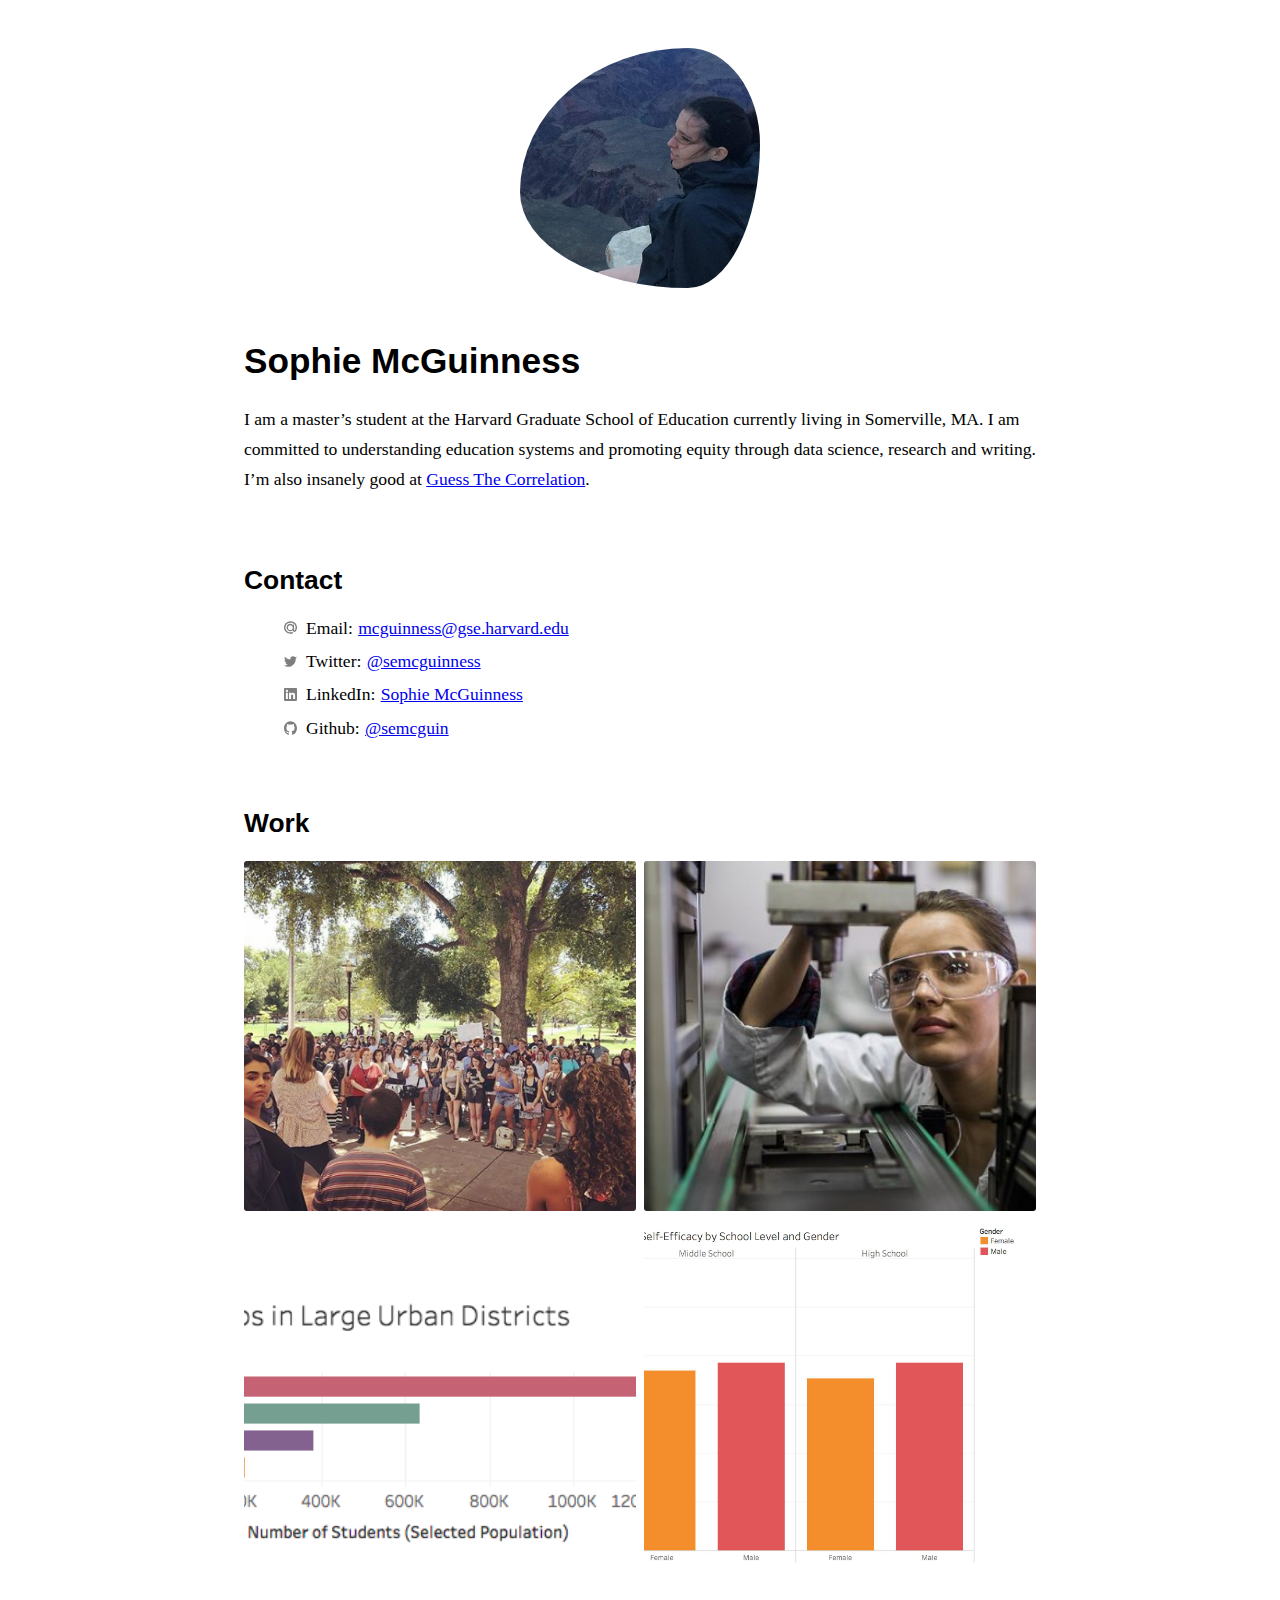
<file: index.html>
<!doctype html>
<html lang="en">
    <head>
        <meta charset="utf-8">
        <meta name="viewport" content="width=device-width, initial-scale=1">
        <title>Sophie McGuinness</title>
        <link rel="stylesheet" href="normalize.css">
        <link rel="stylesheet" href="styles.css">
    </head>
    <body>
        <div class="container">
            <section class="about">
                <img src="images/avatar.jpg" alt="">
                <div>
                    <h1>Sophie McGuinness</h1>
                    <p>I am a master’s student at the Harvard Graduate School of Education currently living in Somerville, MA. I am committed to understanding education systems and promoting equity through data science, research and writing. I’m also insanely good at <a href="http://guessthecorrelation.com/">Guess The Correlation</a>.
                    </p>
                </div>
            </section>

            <section>
                <h2>Contact</h2>
                <ul class="contact">
                    <li>
                        <img src="icons/email.svg" alt="">
                        <span>Email:</span>
                        <a href="mailto:mcguinness@gse.harvard.edu">mcguinness@gse.harvard.edu</a>
                    </li>
                    <li>
                        <img src="icons/twitter.svg" alt="">
                        <span>Twitter:</span>
                        <a href="https://twitter.com/semcguinness">@semcguinness</a>
                    </li>
                    <li>
                        <img src="icons/linkedin.svg" alt="">
                        <span>LinkedIn:</span>
                        <a href="https://www.linkedin.com/in/sophie-mcguinness-0b6a62105">Sophie McGuinness</a>
                    </li>
                    <li>
                        <img src="icons/github.svg" alt="">
                        <span>Github:</span>
                        <a href="https://semcguin.github.io/">@semcguin</a>
                    </li>
                </ul>
            </section>


            <section>
                <h2>Work</h2>
                <div class="links">
                    <a href="https://theaggie.org/2017/05/29/an-unofficial-trial-for-a-hush-hush-crime/" class="work-link">
                        <div class="cover" style="background-image: url(images/davis.jpg)"></div>
                        <div class="text">
                            <p>An unofficial trial for a hush-hush crime</p>
                        </div>
                    </a>

                    <a href="http://www.ppic.org/wp-content/uploads/stackable-credentials-in-career-education-at-california-community-colleges-october-2018.pdf" class="work-link">
                        <div class="cover" style="background-image: url(images/science.jpg)"></div>
                        <div class="text">
                            <p>Stackable credentials</p>
                        </div>
                    </a>

                    <a href="https://steinhardt.nyu.edu/site/research_alliance/2018/09/25/nyc-public-schools-what-does-it-mean-to-be-the-nations-largest-school-district/" class="work-link">
                        <div class="cover" style="background-image: url(images/subgroups.png)"></div>
                        <div class="text">
                            <p>Magnitude of NYC</p>
                        </div>
                    </a>

                    <a href="http://studentsuccessnetwork.org/2018/06/sel-in-girls-and-non-binary-youth/" class="work-link">
                        <div class="cover" style="background-image: url(images/efficacy.png)"></div>
                        <div class="text">
                            <p>Social and Emotional Learning</p>
                        </div>
                    </a>
                </div>
            </section>
        </div>
    </body>
</html>
</file>
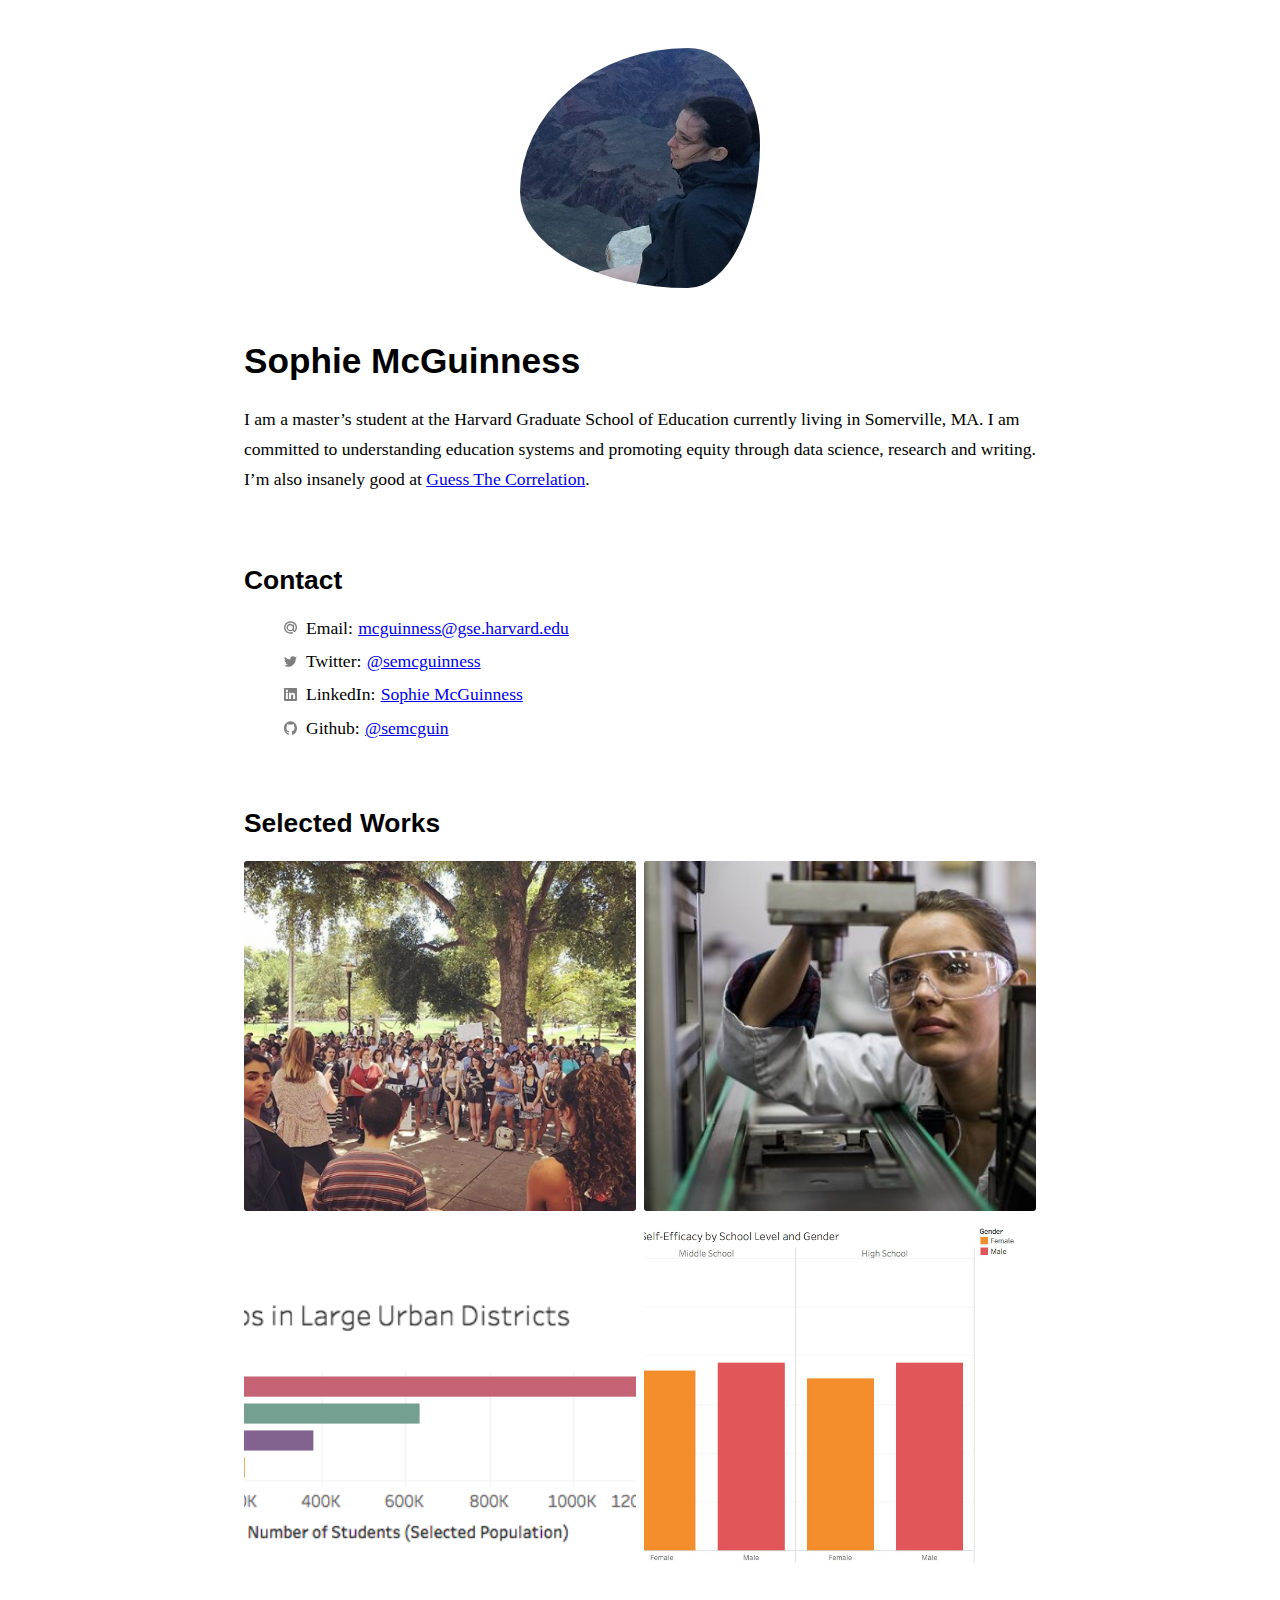
<file: public/index.html>
<!doctype html>
<html lang="en">
    <head>
        <meta charset="utf-8">
        <meta name="viewport" content="width=device-width, initial-scale=1">
        <link rel="icon" href="icons/favicon.png" type="image/png">
        <title>Sophie McGuinness</title>
        <link rel="stylesheet" href="normalize.css">
        <link rel="stylesheet" href="styles.css">
    </head>
    <body>
        <div class="container">
            <section class="about">
                <img src="images/avatar.jpg" alt="">
                <div>
                    <h1>Sophie McGuinness</h1>
                    <p>I am a master’s student at the Harvard Graduate School of Education currently living in Somerville, MA. I am committed to understanding education systems and promoting equity through data science, research and writing. I’m also insanely good at <a href="http://guessthecorrelation.com/">Guess The Correlation</a>.
                    </p>
                </div>
            </section>

            <section>
                <h2>Contact</h2>
                <ul class="contact">
                    <li>
                        <img src="icons/email.svg" alt="">
                        <span>Email:</span>
                        <a href="mailto:mcguinness@gse.harvard.edu">mcguinness@gse.harvard.edu</a>
                    </li>
                    <li>
                        <img src="icons/twitter.svg" alt="">
                        <span>Twitter:</span>
                        <a href="https://twitter.com/semcguinness">@semcguinness</a>
                    </li>
                    <li>
                        <img src="icons/linkedin.svg" alt="">
                        <span>LinkedIn:</span>
                        <a href="https://www.linkedin.com/in/sophie-mcguinness-0b6a62105">Sophie McGuinness</a>
                    </li>
                    <li>
                        <img src="icons/github.svg" alt="">
                        <span>Github:</span>
                        <a href="https://semcguin.github.io/">@semcguin</a>
                    </li>
                </ul>
            </section>


            <section>
                <h2>Selected Works</h2>
                <div class="links">
                    <a href="https://theaggie.org/2017/05/29/an-unofficial-trial-for-a-hush-hush-crime/" class="work-link">
                        <div class="cover" style="background-image: url(images/davis.jpg)"></div>
                        <div class="text">
                            <p>An unofficial trial for a hush-hush crime</p>
                        </div>
                    </a>

                    <a href="http://www.ppic.org/wp-content/uploads/stackable-credentials-in-career-education-at-california-community-colleges-october-2018.pdf" class="work-link">
                        <div class="cover" style="background-image: url(images/science.jpg)"></div>
                        <div class="text">
                            <p>Stackable credentials</p>
                        </div>
                    </a>

                    <a href="https://steinhardt.nyu.edu/site/research_alliance/2018/09/25/nyc-public-schools-what-does-it-mean-to-be-the-nations-largest-school-district/" class="work-link">
                        <div class="cover" style="background-image: url(images/subgroups.png)"></div>
                        <div class="text">
                            <p>Magnitude of NYC</p>
                        </div>
                    </a>

                    <a href="http://studentsuccessnetwork.org/2018/06/sel-in-girls-and-non-binary-youth/" class="work-link">
                        <div class="cover" style="background-image: url(images/efficacy.png)"></div>
                        <div class="text">
                            <p>Social and Emotional Learning</p>
                        </div>
                    </a>
                </div>
            </section>
        </div>
    </body>
</html>
</file>
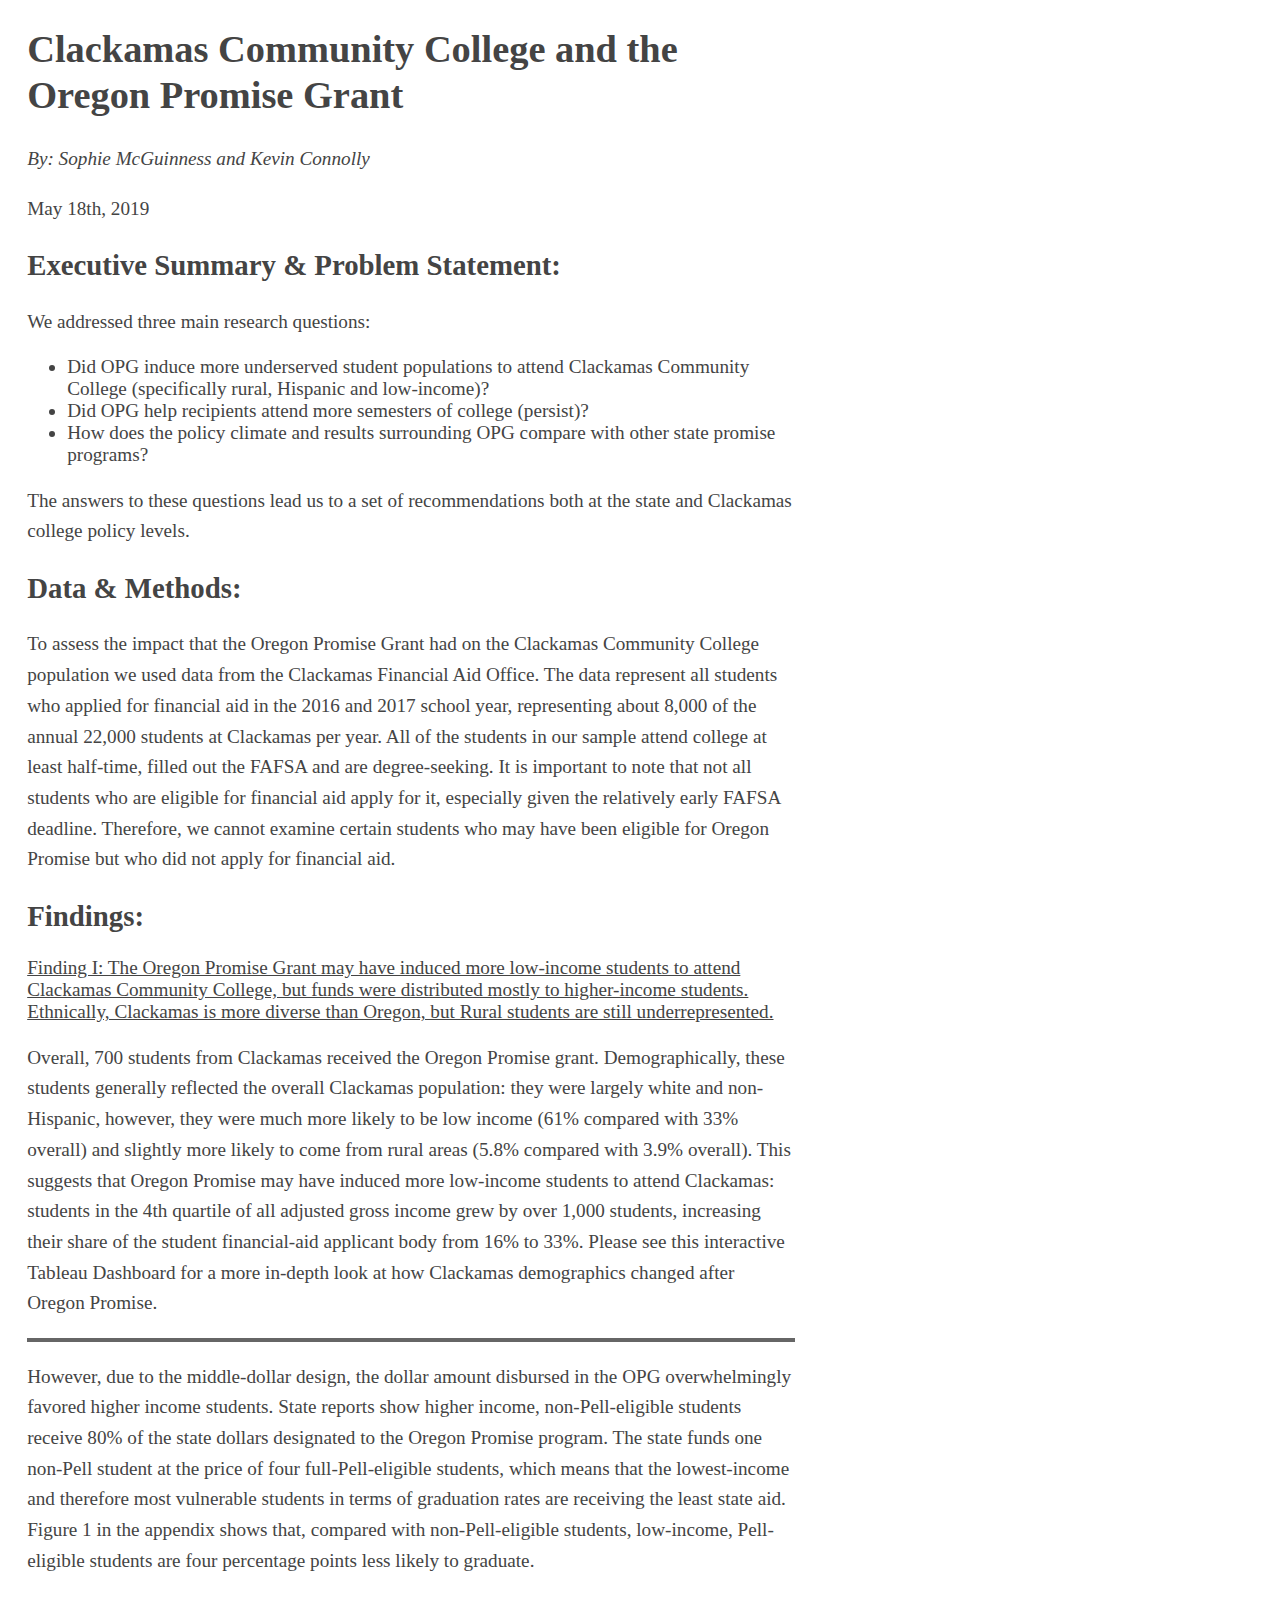
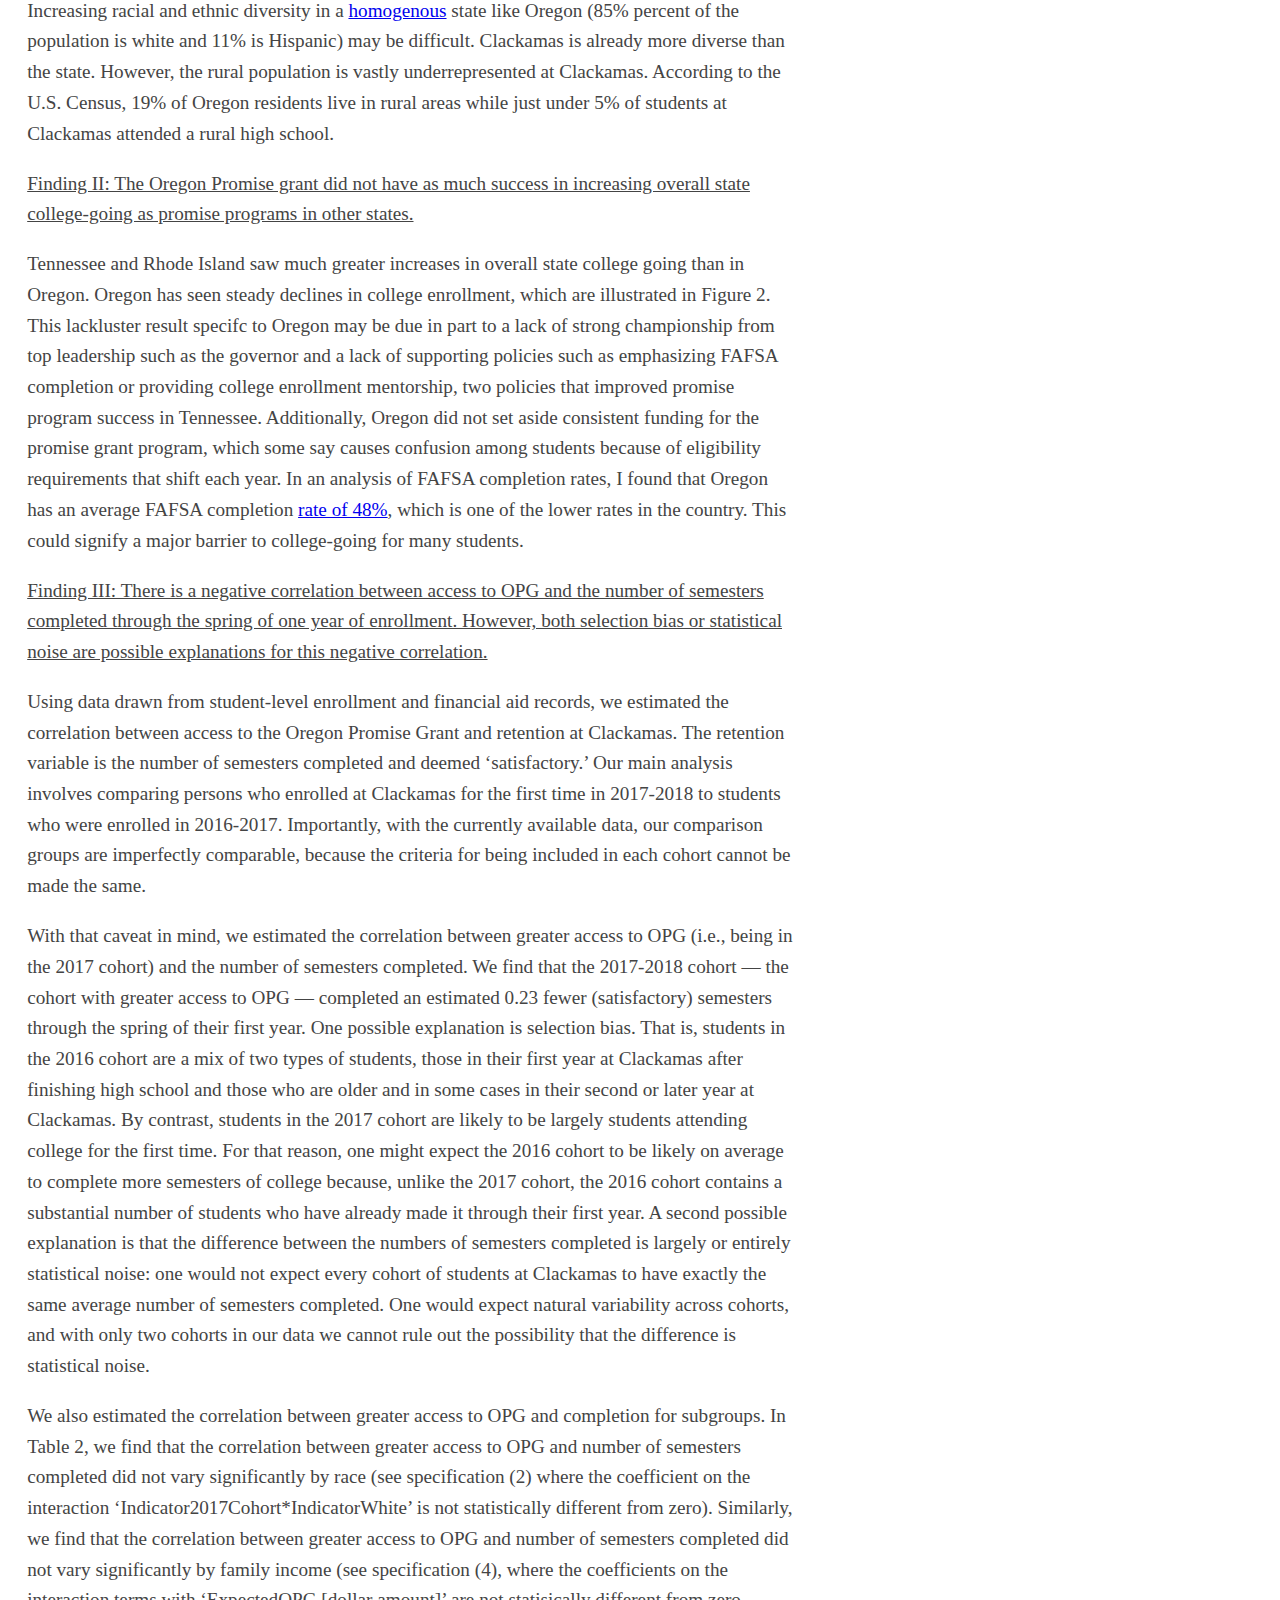
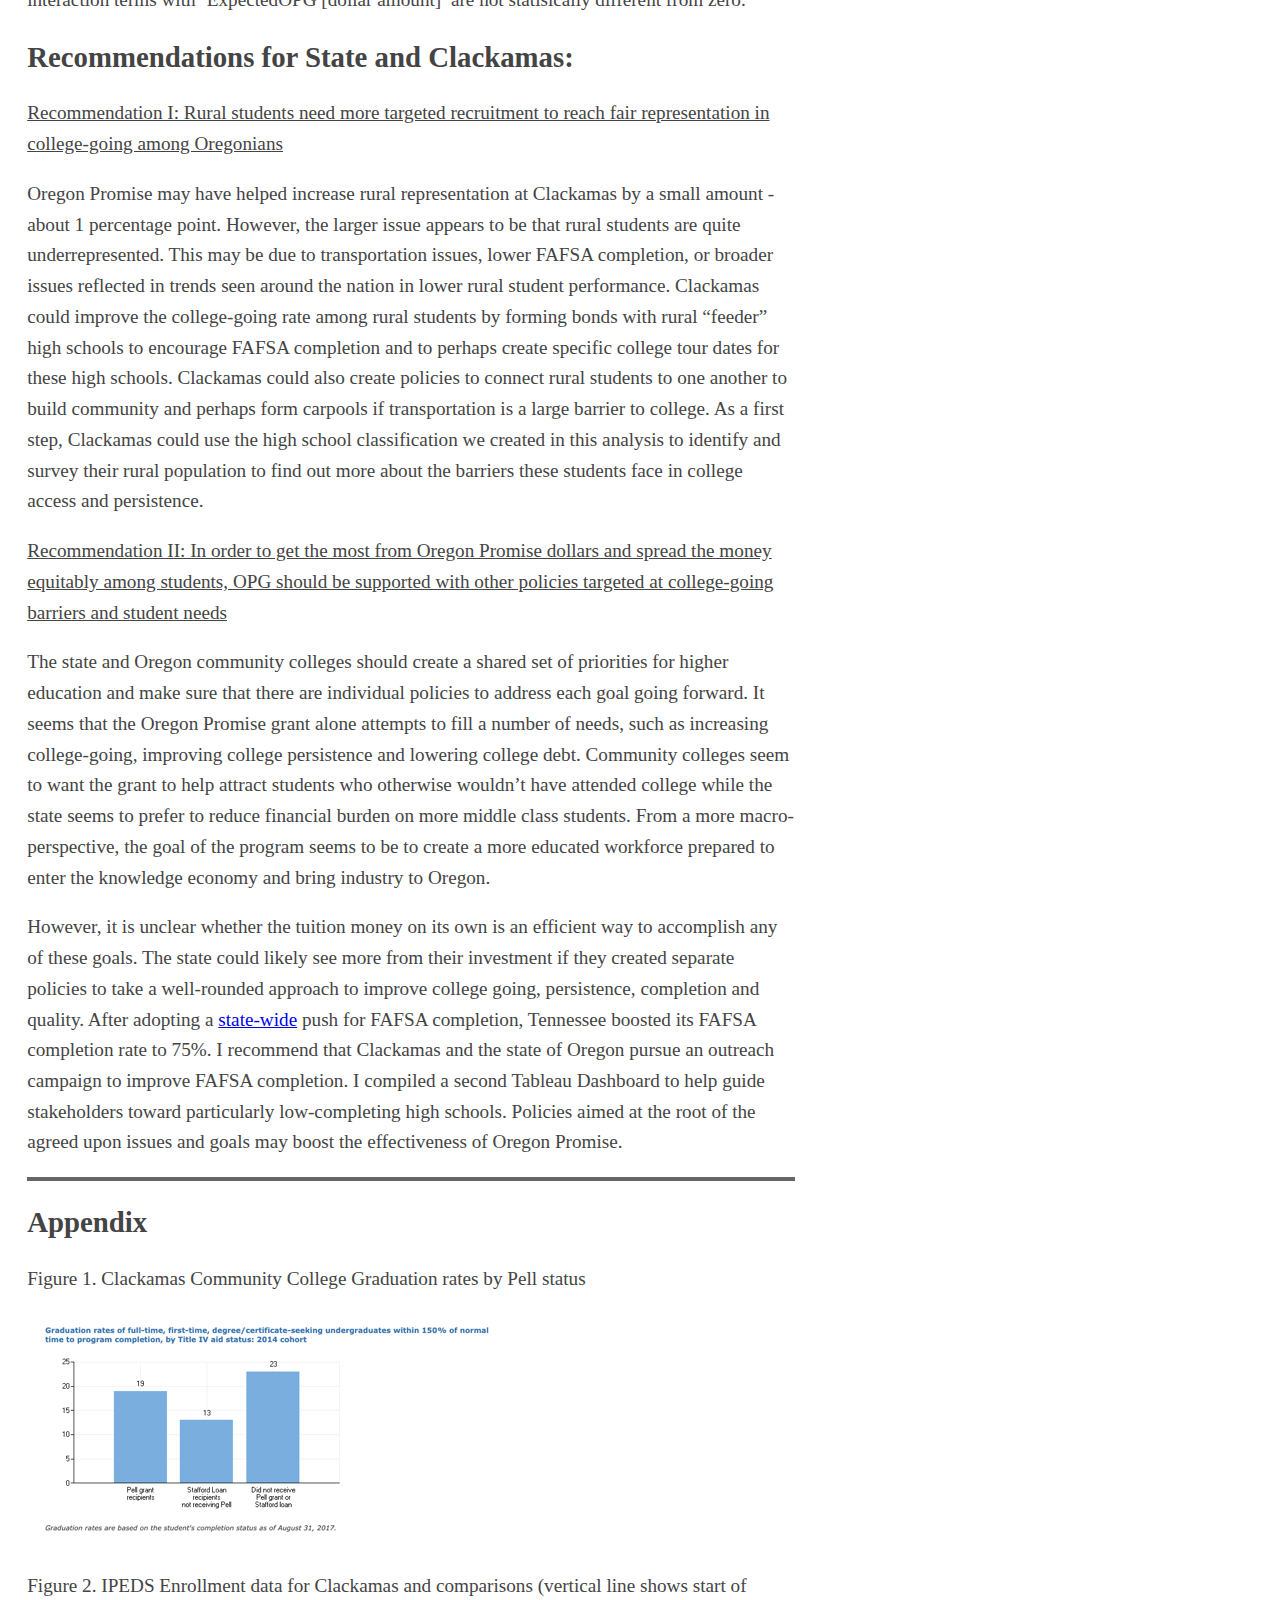
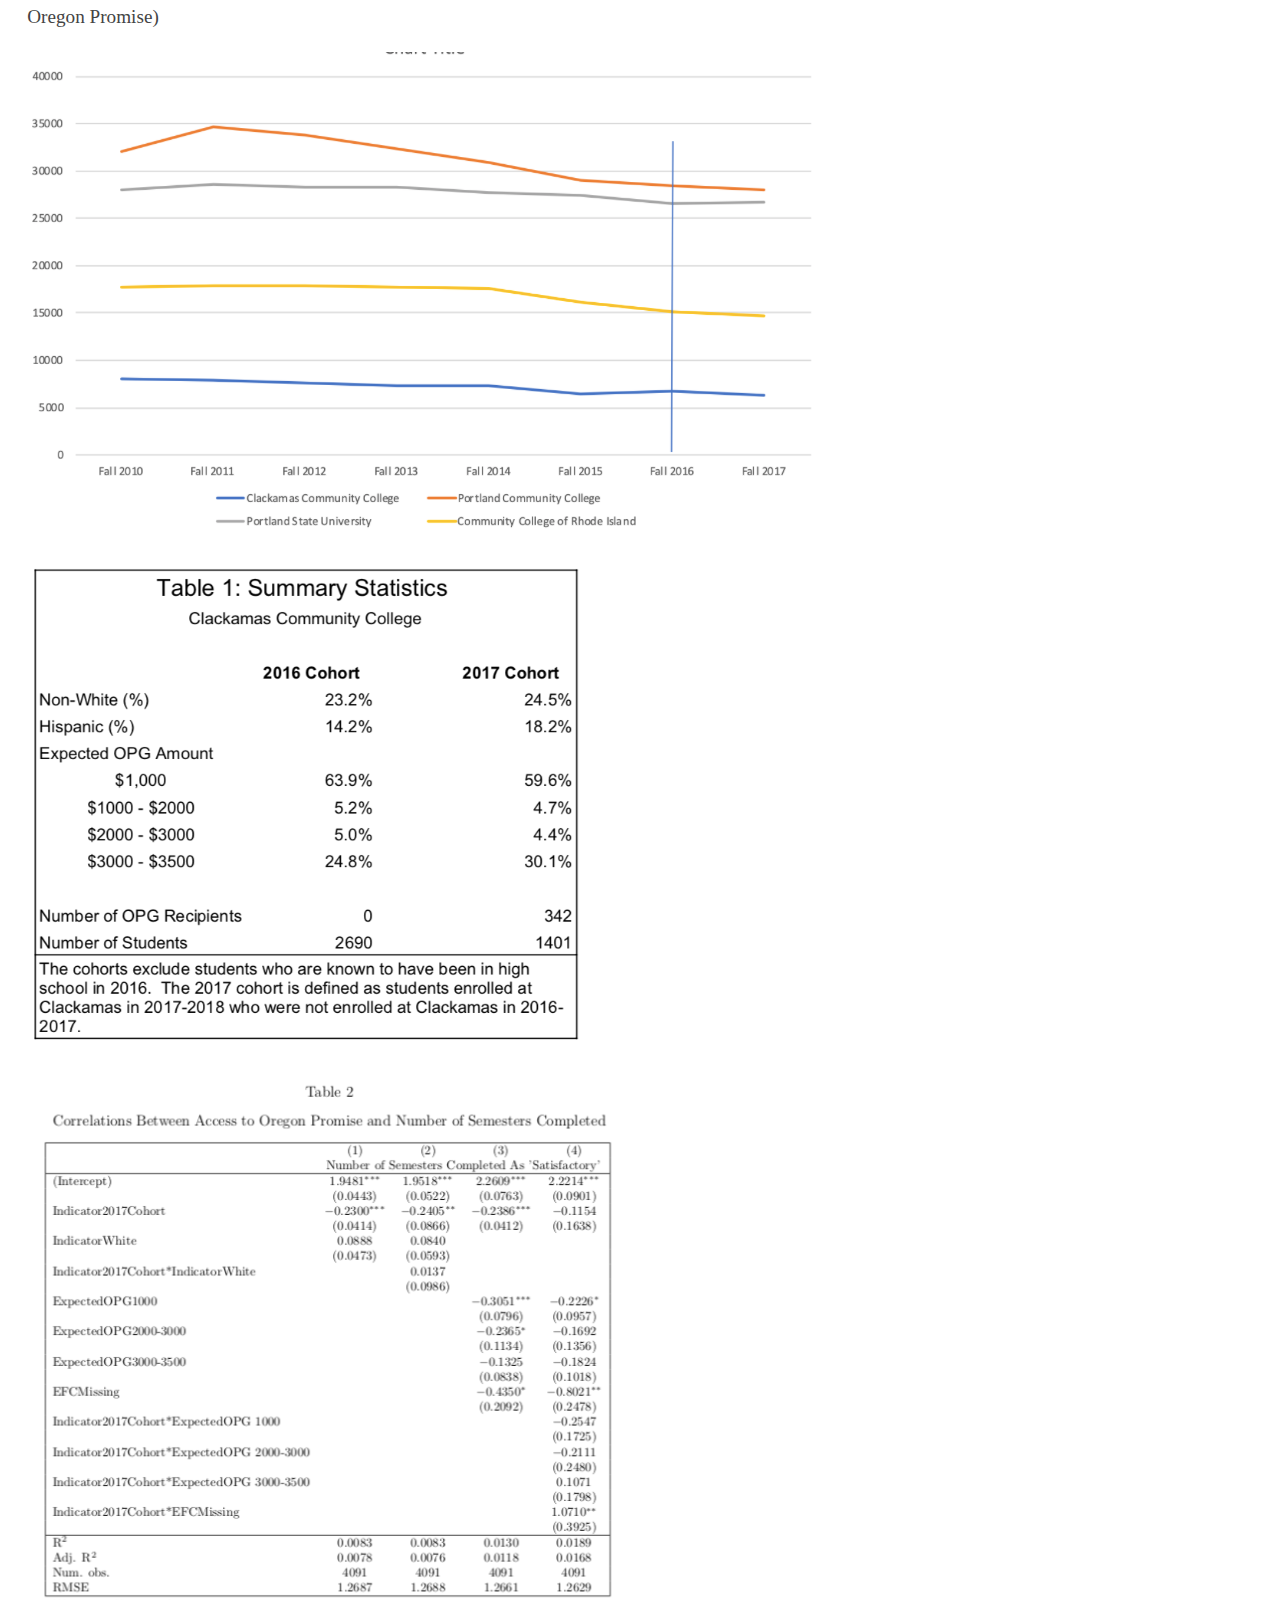
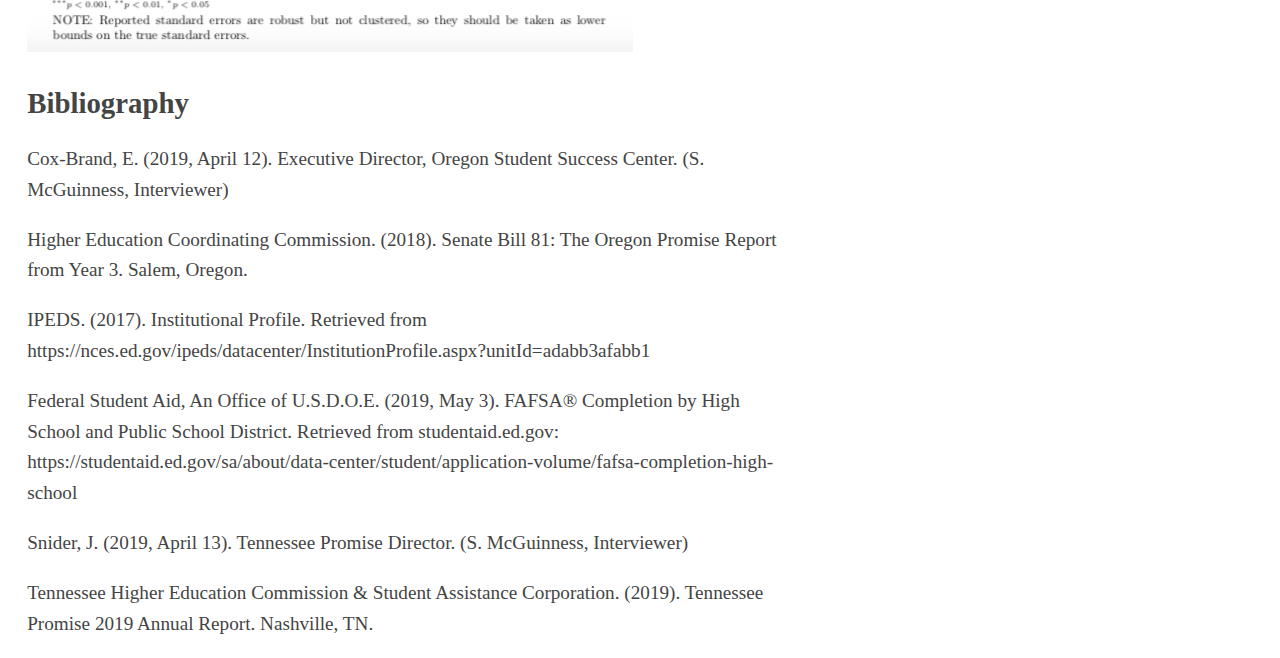
<file: public/clackamas-consulting-report/index.html>
<!doctype html>
<title>Clackamas Community College and the Oregon Promise Grant</title>
<style>
 body {
  font-size: 1.2em;
  color: #444;
 }
 
 .tableauPlaceholder {
  border: 2px solid #666;
 }
 
 main {
  max-width: 40em;
  padding-left: 1em;
  padding-right: 1em;
 }
 
 h1, h2 {
  line-height: 1.2;
 }
 
 p {
  line-height: 1.6;
 }
</style>

<main>
<h1>Clackamas Community College and the Oregon Promise Grant</h1>
 <p><i>By: Sophie McGuinness and Kevin Connolly</i></p>
 <p>May 18th, 2019</p>
<h2>Executive Summary & Problem Statement:</h2>
 
<p>We addressed three main research questions:</p>
 
<ul>
  <li>Did OPG induce more underserved student populations to attend Clackamas Community College (specifically rural, Hispanic and low-income)?</li>
  <li>Did OPG help recipients attend more semesters of college (persist)?</li>
<li>How does the policy climate and results surrounding OPG compare with other state promise programs?</li>
</ul>
 
<p>The answers to these questions lead us to a set of recommendations both at the state and Clackamas college policy levels.</p>
 
<h2>Data & Methods:</h2>
 
<p>To assess the impact that the Oregon Promise Grant had on the Clackamas Community College population we used data from the Clackamas Financial Aid Office. The data represent all students who applied for financial aid in the 2016 and 2017 school year, representing about 8,000 of the annual 22,000 students at Clackamas per year. All of the students in our sample attend college at least half-time, filled out the FAFSA and are degree-seeking. It is important to note that not all students who are eligible for financial aid apply for it, especially given the relatively early FAFSA deadline. Therefore, we cannot examine certain students who may have been eligible for Oregon Promise but who did not apply for financial aid.</p>
 
<h2>Findings:</h2>
 
<u>Finding I: The Oregon Promise Grant may have induced more low-income students to attend Clackamas Community College, but funds were distributed mostly to higher-income students. Ethnically, Clackamas is more diverse than Oregon, but Rural students are still underrepresented.</u>

<p>Overall, 700 students from Clackamas received the Oregon Promise grant. Demographically, these students generally reflected the overall Clackamas population: they were largely white and non-Hispanic, however, they were much more likely to be low income (61% compared with 33% overall) and slightly more likely to come from rural areas (5.8% compared with 3.9% overall). This suggests that Oregon Promise may have induced more low-income students to attend Clackamas: students in the 4th quartile of all adjusted gross income grew by over 1,000 students, increasing their share of the student financial-aid applicant body from 16% to 33%. Please see this interactive Tableau Dashboard for a more in-depth look at how Clackamas demographics changed after Oregon Promise.</p>
 
<div class='tableauPlaceholder' id='viz1558048413224' style='position: relative'><noscript><a href='#'><img alt=' ' src='https:&#47;&#47;public.tableau.com&#47;static&#47;images&#47;Cl&#47;ClackamasOPGDashboard&#47;DashOnly&#47;1_rss.png' style='border: none' /></a></noscript><object class='tableauViz'  style='display:none;'><param name='host_url' value='https%3A%2F%2Fpublic.tableau.com%2F' /> <param name='embed_code_version' value='3' /> <param name='site_root' value='' /><param name='name' value='ClackamasOPGDashboard&#47;DashOnly' /><param name='tabs' value='no' /><param name='toolbar' value='yes' /><param name='static_image' value='https:&#47;&#47;public.tableau.com&#47;static&#47;images&#47;Cl&#47;ClackamasOPGDashboard&#47;DashOnly&#47;1.png' /> <param name='animate_transition' value='yes' /><param name='display_static_image' value='yes' /><param name='display_spinner' value='yes' /><param name='display_overlay' value='yes' /><param name='display_count' value='yes' /></object></div>                <script type='text/javascript'>                    var divElement = document.getElementById('viz1558048413224');                    var vizElement = divElement.getElementsByTagName('object')[0];                    vizElement.style.width='1016px';vizElement.style.height='991px';                    var scriptElement = document.createElement('script');                    scriptElement.src = 'https://public.tableau.com/javascripts/api/viz_v1.js';                    vizElement.parentNode.insertBefore(scriptElement, vizElement);                </script>

<p>However, due to the middle-dollar design, the dollar amount disbursed in the OPG overwhelmingly favored higher income students. State reports show higher income, non-Pell-eligible students receive 80% of the state dollars designated to the Oregon Promise program. The state funds one non-Pell student at the price of four full-Pell-eligible students, which means that the lowest-income and therefore most vulnerable students in terms of graduation rates are receiving the least state aid. Figure 1 in the appendix shows that, compared with non-Pell-eligible students, low-income, Pell-eligible students are four percentage points less likely to graduate.</p>
 
<p>Increasing racial and ethnic diversity in a <a href="https://factfinder.census.gov/faces/tableservices/jsf/pages/productview.xhtml?src=CF">homogenous</a> state like Oregon (85% percent of the population is white and 11% is Hispanic) may be difficult. Clackamas is already more diverse than the state. However, the rural population is vastly underrepresented at Clackamas. According to the U.S. Census, 19% of Oregon residents live in rural areas while just under 5% of students at Clackamas attended a rural high school.</p>  
 
<p><u>Finding II: The Oregon Promise grant did not have as much success in increasing overall state college-going as promise programs in other states.</u></p>

<p>Tennessee and Rhode Island saw much greater increases in overall state college going than in Oregon. Oregon has seen steady declines in college enrollment, which are illustrated in Figure 2. This lackluster result specifc to Oregon may be due in part to a lack of strong championship from top leadership such as the governor and a lack of supporting policies such as emphasizing FAFSA completion or providing college enrollment mentorship, two policies that improved promise program success in Tennessee. Additionally, Oregon did not set aside consistent funding for the promise grant program, which some say causes confusion among students because of eligibility requirements that shift each year. In an analysis of FAFSA completion rates, I found that Oregon has an average FAFSA completion <a href="https://national.fafsatracker.com/currentRates">rate of 48%</a>, which is one of the lower rates in the country. This could signify a major barrier to college-going for many students. </p>
 
<p><u>Finding III: There is a negative correlation between access to OPG and the number of semesters completed through the spring of one year of enrollment. However, both selection bias or statistical noise are possible explanations for this negative correlation.</p></u>  

<p>Using data drawn from student-level enrollment and financial aid records, we estimated the correlation between access to the Oregon Promise Grant and retention at Clackamas. The retention variable is the number of semesters completed and deemed ‘satisfactory.’ Our main analysis involves comparing persons who enrolled at Clackamas for the first time in 2017-2018 to students who were enrolled in 2016-2017. Importantly, with the currently available data, our comparison groups are imperfectly comparable, because the criteria for being included in each cohort cannot be made the same.</p>

<p>With that caveat in mind, we estimated the correlation between greater access to OPG (i.e., being in the 2017 cohort) and the number of semesters completed. We find that the 2017-2018 cohort — the cohort with greater access to OPG — completed an estimated 0.23 fewer (satisfactory) semesters through the spring of their first year. One possible explanation is selection bias. That is, students in the 2016 cohort are a mix of two types of students, those in their first year at Clackamas after finishing high school and those who are older and in some cases in their second or later year at Clackamas. By contrast, students in the 2017 cohort are likely to be largely students attending college for the first time. For that reason, one might expect the 2016 cohort to be likely on average to complete more semesters of college because, unlike the 2017 cohort, the 2016 cohort contains a substantial number of students who have already made it through their first year. A second possible explanation is that the difference between the numbers of semesters completed is largely or entirely statistical noise: one would not expect every cohort of students at Clackamas to have exactly the same average number of semesters completed. One would expect natural variability across cohorts, and with only two cohorts in our data we cannot rule out the possibility that the difference is statistical noise.</p>

<p>We also estimated the correlation between greater access to OPG and completion for subgroups. In Table 2, we find that the correlation between greater access to OPG and number of semesters completed did not vary significantly by race (see specification (2) where the coefficient on the interaction ‘Indicator2017Cohort*IndicatorWhite’ is not statistically different from zero). Similarly, we find that the correlation between greater access to OPG and number of semesters completed did not vary significantly by family income (see specification (4), where the coefficients on the interaction terms with ‘ExpectedOPG [dollar amount]’ are not statisically different from zero. </p>
 
<h2>Recommendations for State and Clackamas:</h2>
 
<p><u>Recommendation I: Rural students need more targeted recruitment to reach fair representation in college-going among Oregonians</u></p>

<p>Oregon Promise may have helped increase rural representation at Clackamas by a small amount - about 1 percentage point. However, the larger issue appears to be that rural students are quite underrepresented. This may be due to transportation issues, lower FAFSA completion, or broader issues reflected in trends seen around the nation in lower rural student performance. Clackamas could improve the college-going rate among rural students by forming bonds with rural “feeder” high schools to encourage FAFSA completion and to perhaps create specific college tour dates for these high schools. Clackamas could also create policies to connect rural students to one another to build community and perhaps form carpools if transportation is a large barrier to college. As a first step, Clackamas could use the high school classification we created in this analysis to identify and survey their rural population to find out more about the barriers these students face in college access and persistence. </p>

<p><u>Recommendation II: In order to get the most from Oregon Promise dollars and spread the money equitably among students, OPG should be supported with other policies targeted at college-going barriers and student needs</u></p>

<p>The state and Oregon community colleges should create a shared set of priorities for higher education and make sure that there are individual policies to address each goal going forward. It seems that the Oregon Promise grant alone attempts to fill a number of needs, such as increasing college-going, improving college persistence and lowering college debt. Community colleges seem to want the grant to help attract students who otherwise wouldn’t have attended college while the state seems to prefer to reduce financial burden on more middle class students. From a more macro-perspective, the goal of the program seems to be to create a more educated workforce prepared to enter the knowledge economy and bring industry to Oregon.</p>

<p>However, it is unclear whether the tuition money on its own is an efficient way to accomplish any of these goals. The state could likely see more from their investment if they created separate policies to take a well-rounded approach to improve college going, persistence, completion and quality. After adopting a <a href="https://collegefortn.org/open/finaid/TN%20FASFA%20Frenzy">state-wide</a> push for FAFSA completion, Tennessee boosted its FAFSA completion rate to 75%. I recommend that Clackamas and the state of Oregon pursue an outreach campaign to improve FAFSA completion. I compiled a second Tableau Dashboard to help guide stakeholders toward particularly low-completing high schools. Policies aimed at the root of the agreed upon issues and goals may boost the effectiveness of Oregon Promise. </p>

<div class='tableauPlaceholder' id='viz1558048322570' style='position: relative'><noscript><a href='#'><img alt=' ' src='https:&#47;&#47;public.tableau.com&#47;static&#47;images&#47;Fa&#47;FafsaDashClackamas&#47;Story1&#47;1_rss.png' style='border: none' /></a></noscript><object class='tableauViz'  style='display:none;'><param name='host_url' value='https%3A%2F%2Fpublic.tableau.com%2F' /> <param name='embed_code_version' value='3' /> <param name='site_root' value='' /><param name='name' value='FafsaDashClackamas&#47;Story1' /><param name='tabs' value='no' /><param name='toolbar' value='yes' /><param name='static_image' value='https:&#47;&#47;public.tableau.com&#47;static&#47;images&#47;Fa&#47;FafsaDashClackamas&#47;Story1&#47;1.png' /> <param name='animate_transition' value='yes' /><param name='display_static_image' value='yes' /><param name='display_spinner' value='yes' /><param name='display_overlay' value='yes' /><param name='display_count' value='yes' /><param name='filter' value='publish=yes' /></object></div>                <script type='text/javascript'>                    var divElement = document.getElementById('viz1558048322570');                    var vizElement = divElement.getElementsByTagName('object')[0];                    vizElement.style.width='1016px';vizElement.style.height='991px';                    var scriptElement = document.createElement('script');                    scriptElement.src = 'https://public.tableau.com/javascripts/api/viz_v1.js';                    vizElement.parentNode.insertBefore(scriptElement, vizElement);                </script>

<h2>Appendix</h2>
 
<p>Figure 1. Clackamas Community College Graduation rates by Pell status</p>

 <p><img src="./figure-1.png" alt="Graph of Graduation Rates at CCC"></p>
 
<p> Figure 2. IPEDS Enrollment data for Clackamas and comparisons (vertical line shows start of Oregon Promise)</p>

 <p><img src="./Figure-2.png" alt="Graph of Enrollment Trends"></p>

<p><img src="./Table1.png" alt=""></p>
 <p><img src="./Table2.png" alt=""></p>
<h2>Bibliography</h2>

<p>Cox-Brand, E. (2019, April 12). Executive Director, Oregon Student Success Center. (S. McGuinness, Interviewer)</p>
<p>Higher Education Coordinating Commission. (2018). Senate Bill 81: The Oregon Promise Report from Year 3. Salem, Oregon.</p>
<p>IPEDS. (2017). Institutional Profile. Retrieved from https://nces.ed.gov/ipeds/datacenter/InstitutionProfile.aspx?unitId=adabb3afabb1</p>
<p>Federal Student Aid, An Office of U.S.D.O.E. (2019, May 3). FAFSA® Completion by High School and Public School District. Retrieved from studentaid.ed.gov: https://studentaid.ed.gov/sa/about/data-center/student/application-volume/fafsa-completion-high-school</p>
<p>Snider, J. (2019, April 13). Tennessee Promise Director. (S. McGuinness, Interviewer)</p>
<p>Tennessee Higher Education Commission & Student Assistance Corporation. (2019). Tennessee Promise 2019 Annual Report. Nashville, TN.</p>
 </main>
</file>
<file: styles.css>
body {
    font-family: georgia,
    times,
    serif;
    font-size: 1.1em;
    padding: .75em;
}

h1, h2, h3, h4, h5, h6 {
    font-family: -apple-system, BlinkMacSystemFont,
    'avenir next', avenir,
    'helvetica neue', helvetica,
    ubuntu,
    roboto, noto,
    'segoe ui', arial,
    sans-serif;
}

p {
    line-height: 1.7;
}

section {
    margin-bottom: 4em;
}

.container {
    max-width: 45em;
    margin-left: auto;
    margin-right: auto;
}

@media (min-width: 420px) {
    .container {
        margin-top: 2em;
    }
}

.about img {
    display: block;
    margin-bottom: 3em;
    margin-left: auto;
    margin-right: auto;
    max-width: 240px;
    border-radius: 70% 30% 30% 70% / 60% 40% 60% 40%;
}

.about h1 {
    margin-top: 0;
}

.links {
    display: grid;
    grid-template-columns: repeat(2, 1fr);
    grid-gap: .5em;
}

.work-link {
    position: relative;
    display: block;
    min-height: 350px;
}
.work-link .cover {
    border-radius: 3px;
    position: absolute;
    top: 0;
    left: 0;
    width: 100%;
    height: 100%;
    background-repeat: no-repeat;
    background-size: cover;
    background-position: 50% 50%;
    z-index: 1;
}
.work-link .text {
    border-radius: 3px;
    display: none;
    color: #fff;
    z-index: 2;
}
.work-link:hover .text,
.work-link:focus .text,
.work-link:active .text {
    position: absolute;
    top: 0;
    left: 0;
    width: 100%;
    height: 100%;
    display: flex;
    align-items: center;
    justify-content: center;
    background-color: hsla(0, 0%, 0%, .6);
}

.work-link .text p {
    margin: 0;
    max-width: 80%;
    text-shadow: 1px 1px 1px hsla(0, 0%, 0%, .4);
}

.contact li {
    display: flex;
    align-items: center;
    margin-bottom: .75em;
}

.contact span {
    margin-left: .5em;
    margin-right: .3em;
}

.contact img {
    display: inline-block;
    max-width: .75em;
    opacity: .5;
}

.contact li:hover img {
    opacity: .8;
}
</file>
<file: public/styles.css>
body {
    font-family: georgia,
    times,
    serif;
    font-size: 1.1em;
    padding: .75em;
}

h1, h2, h3, h4, h5, h6 {
    font-family: -apple-system, BlinkMacSystemFont,
    'avenir next', avenir,
    'helvetica neue', helvetica,
    ubuntu,
    roboto, noto,
    'segoe ui', arial,
    sans-serif;
}

p {
    line-height: 1.7;
}

section {
    margin-bottom: 4em;
}

.container {
    max-width: 45em;
    margin-left: auto;
    margin-right: auto;
}

@media (min-width: 420px) {
    .container {
        margin-top: 2em;
    }
}

.about img {
    display: block;
    margin-bottom: 3em;
    margin-left: auto;
    margin-right: auto;
    max-width: 240px;
    border-radius: 70% 30% 30% 70% / 60% 40% 60% 40%;
}

.about h1 {
    margin-top: 0;
}

.links {
    display: grid;
    grid-template-columns: repeat(2, 1fr);
    grid-gap: .5em;
}

.work-link {
    position: relative;
    display: block;
    min-height: 350px;
}
.work-link .cover {
    border-radius: 3px;
    position: absolute;
    top: 0;
    left: 0;
    width: 100%;
    height: 100%;
    background-repeat: no-repeat;
    background-size: cover;
    background-position: 50% 50%;
    z-index: 1;
}
.work-link .text {
    border-radius: 3px;
    display: none;
    color: #fff;
    z-index: 2;
}
.work-link:hover .text,
.work-link:focus .text,
.work-link:active .text {
    position: absolute;
    top: 0;
    left: 0;
    width: 100%;
    height: 100%;
    display: flex;
    align-items: center;
    justify-content: center;
    background-color: hsla(0, 0%, 0%, .6);
}

.work-link .text p {
    margin: 0;
    max-width: 80%;
    text-shadow: 1px 1px 1px hsla(0, 0%, 0%, .4);
}

.contact li {
    display: flex;
    align-items: center;
    margin-bottom: .75em;
}

.contact span {
    margin-left: .5em;
    margin-right: .3em;
}

.contact img {
    display: inline-block;
    max-width: .75em;
    opacity: .5;
}

.contact li:hover img {
    opacity: .8;
}
</file>
